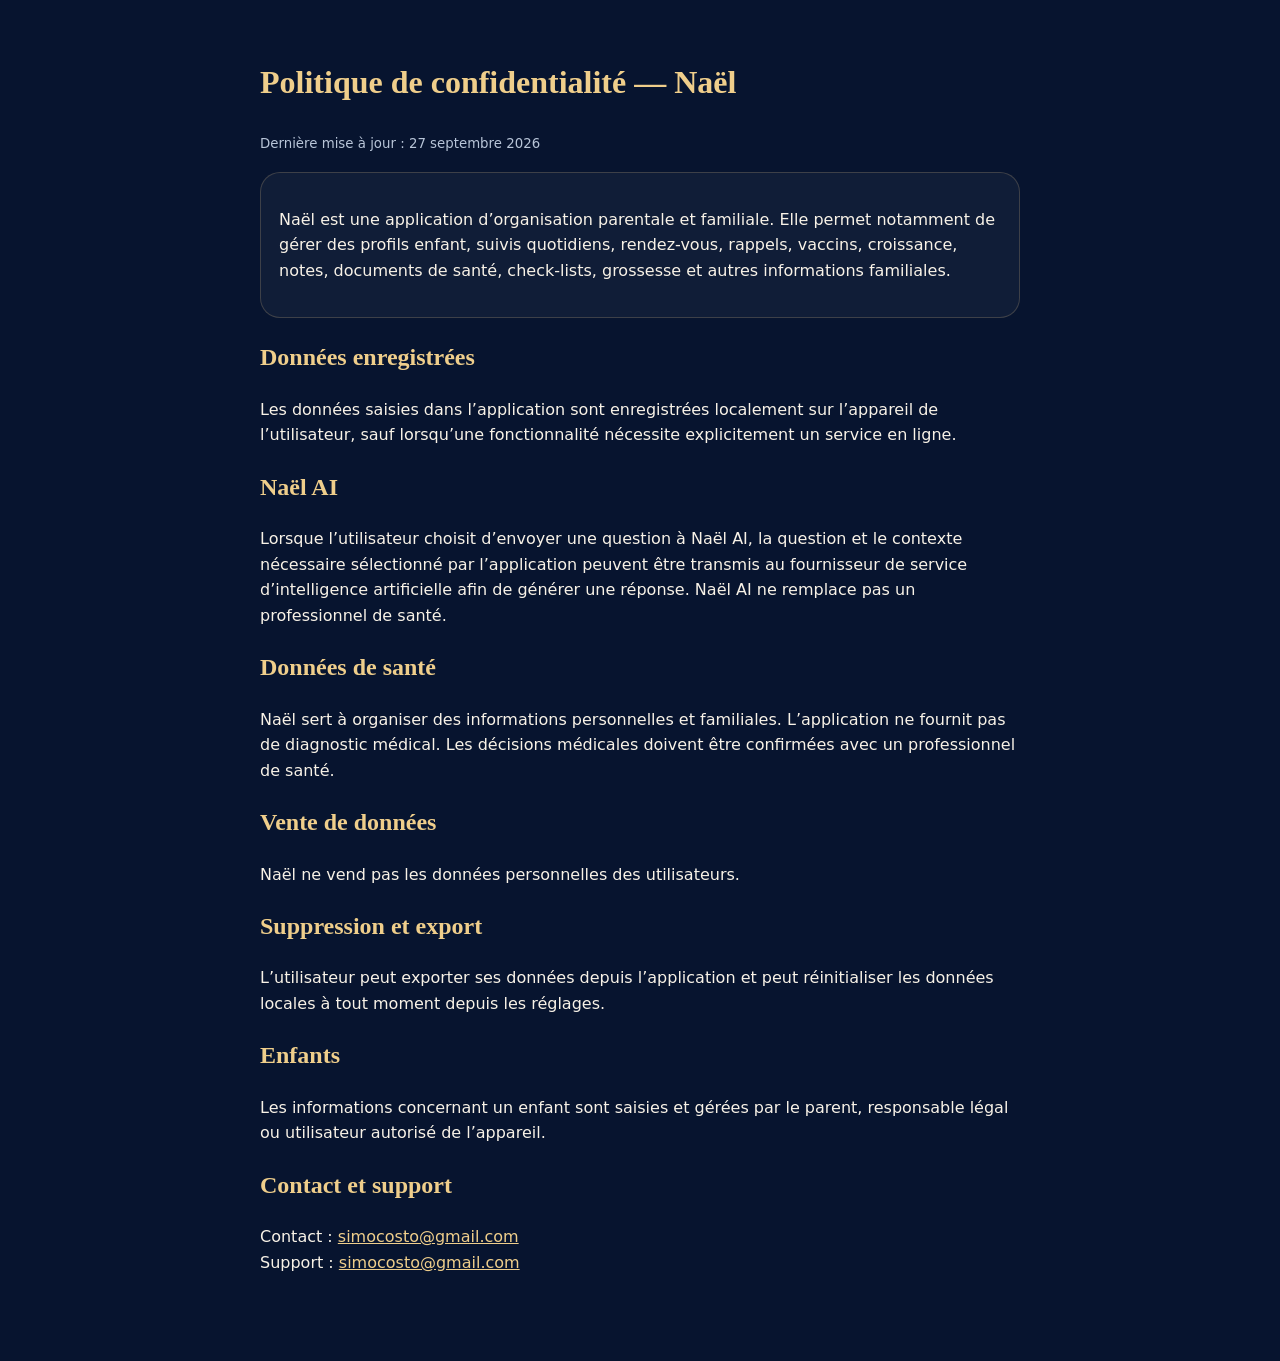
<file: privacy.html>
<!doctype html><html lang="fr"><head><meta charset="utf-8"><meta name="viewport" content="width=device-width,initial-scale=1"><title>Naël — Politique de confidentialité</title><style>body{margin:0;background:#07142f;color:#f8f2e7;font-family:system-ui,sans-serif;line-height:1.6}main{max-width:760px;margin:auto;padding:36px 20px 70px}h1,h2{font-family:Georgia,serif;color:#efce8b}a{color:#efce8b}.card{background:#ffffff0a;border:1px solid #efce8b33;border-radius:20px;padding:18px;margin:16px 0}small{color:#b8c5d8}</style></head><body><main><h1>Politique de confidentialité — Naël</h1><small>Dernière mise à jour : 27 septembre 2026</small><div class="card"><p>Naël est une application d’organisation parentale et familiale. Elle permet notamment de gérer des profils enfant, suivis quotidiens, rendez-vous, rappels, vaccins, croissance, notes, documents de santé, check-lists, grossesse et autres informations familiales.</p></div><h2>Données enregistrées</h2><p>Les données saisies dans l’application sont enregistrées localement sur l’appareil de l’utilisateur, sauf lorsqu’une fonctionnalité nécessite explicitement un service en ligne.</p><h2>Naël AI</h2><p>Lorsque l’utilisateur choisit d’envoyer une question à Naël AI, la question et le contexte nécessaire sélectionné par l’application peuvent être transmis au fournisseur de service d’intelligence artificielle afin de générer une réponse. Naël AI ne remplace pas un professionnel de santé.</p><h2>Données de santé</h2><p>Naël sert à organiser des informations personnelles et familiales. L’application ne fournit pas de diagnostic médical. Les décisions médicales doivent être confirmées avec un professionnel de santé.</p><h2>Vente de données</h2><p>Naël ne vend pas les données personnelles des utilisateurs.</p><h2>Suppression et export</h2><p>L’utilisateur peut exporter ses données depuis l’application et peut réinitialiser les données locales à tout moment depuis les réglages.</p><h2>Enfants</h2><p>Les informations concernant un enfant sont saisies et gérées par le parent, responsable légal ou utilisateur autorisé de l’appareil.</p><h2>Contact et support</h2><p>Contact : <a href="mailto:simocosto@gmail.com">simocosto@gmail.com</a><br>Support : <a href="mailto:simocosto@gmail.com">simocosto@gmail.com</a></p></main></body></html>
</file>
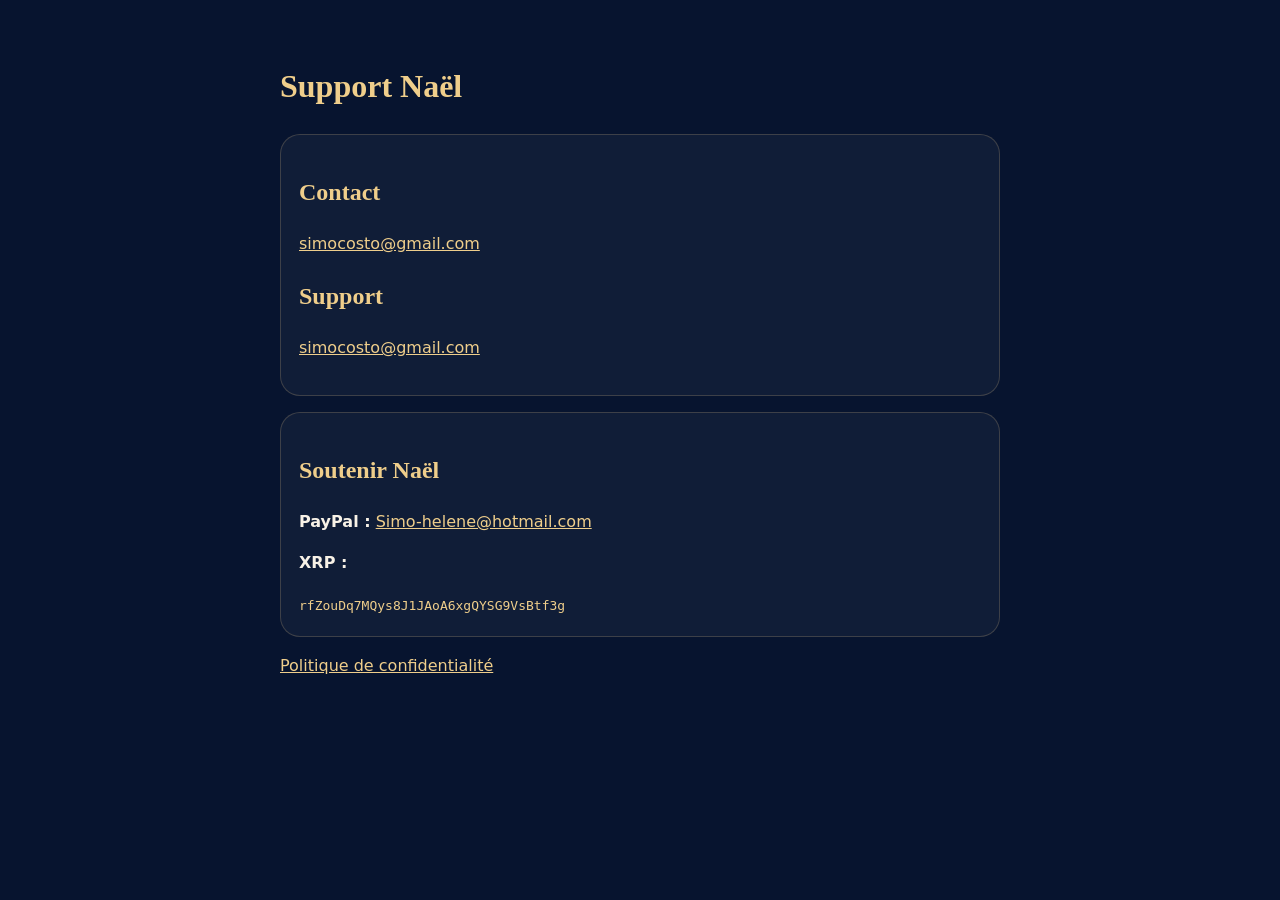
<file: support.html>
<!doctype html><html lang="fr"><head><meta charset="utf-8"><meta name="viewport" content="width=device-width,initial-scale=1"><title>Naël — Support</title><style>body{margin:0;background:#07142f;color:#f8f2e7;font-family:system-ui,sans-serif;line-height:1.6}main{max-width:720px;margin:auto;padding:40px 20px}h1,h2{font-family:Georgia,serif;color:#efce8b}a{color:#efce8b}.card{background:#ffffff0a;border:1px solid #efce8b33;border-radius:20px;padding:18px;margin:16px 0}code{word-break:break-all;color:#efce8b}</style></head><body><main><h1>Support Naël</h1><div class="card"><h2>Contact</h2><p><a href="mailto:simocosto@gmail.com">simocosto@gmail.com</a></p><h2>Support</h2><p><a href="mailto:simocosto@gmail.com">simocosto@gmail.com</a></p></div><div class="card"><h2>Soutenir Naël</h2><p><strong>PayPal :</strong> <a href="mailto:Simo-helene@hotmail.com">Simo-helene@hotmail.com</a></p><p><strong>XRP :</strong></p><code>rfZouDq7MQys8J1JAoA6xgQYSG9VsBtf3g</code></div><p><a href="/privacy.html">Politique de confidentialité</a></p></main></body></html>
</file>
